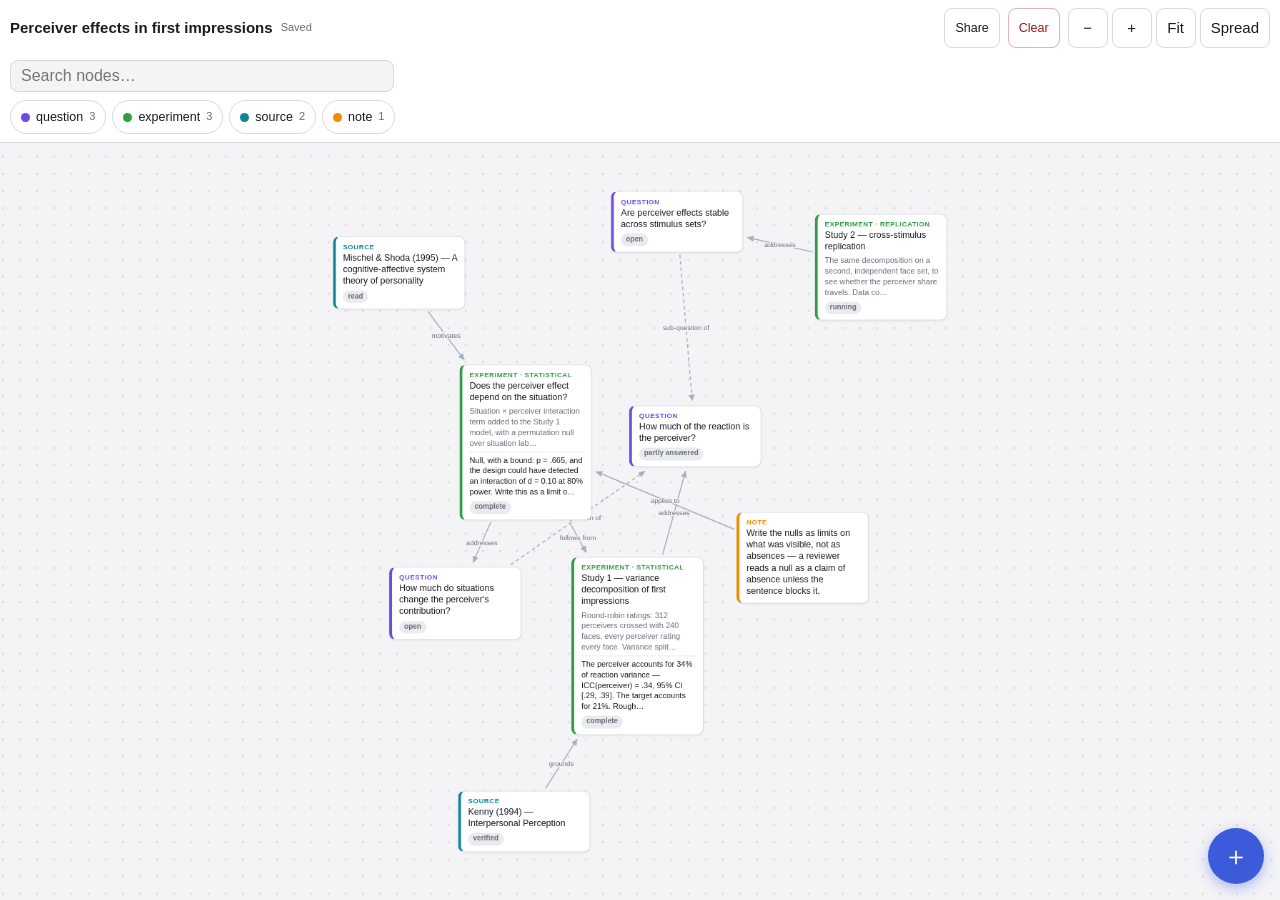
<file: index.html>
<!DOCTYPE html>
<html lang="en">
<head>
<meta charset="utf-8">
<meta name="viewport" content="width=device-width, initial-scale=1, viewport-fit=cover">
<meta name="theme-color" content="#f4f4f6">
<title>Research graph</title>
<link rel="stylesheet" href="css/app.css">
</head>
<body>
<header id="toolbar">
  <div class="bar">
    <h1 id="graph-title">Research graph</h1>
    <span id="save-indicator" aria-live="polite"></span>
    <span class="spacer"></span>
    <button id="share-btn" type="button" class="bar-btn">Share</button>
    <button id="clear-btn" type="button" class="bar-btn danger-btn">Clear</button>
    <div class="view-controls" role="group" aria-label="View controls">
      <button id="zoom-out" type="button" aria-label="Zoom out">−</button>
      <button id="zoom-in" type="button" aria-label="Zoom in">+</button>
      <button id="fit" type="button">Fit</button>
      <button id="relayout" type="button" title="Recompute the layout from scratch">Spread</button>
    </div>
  </div>
  <div class="bar">
    <input id="search" type="search" placeholder="Search nodes…" aria-label="Search nodes" autocomplete="off">
  </div>
  <div id="type-filters" role="group" aria-label="Filter by node type"></div>
</header>
<main id="canvas" aria-label="Graph canvas">
  <div id="viewport">
    <svg id="edge-layer" width="2" height="2" aria-hidden="true">
      <defs>
        <marker id="arrow" viewBox="0 0 10 10" refX="8.5" refY="5"
                markerWidth="7" markerHeight="7" orient="auto-start-reverse">
          <path d="M 0 1 L 9 5 L 0 9 z"></path>
        </marker>
      </defs>
      <g id="edge-lines"></g>
      <g id="edge-labels"></g>
    </svg>
    <div id="node-layer"></div>
  </div>
  <div id="empty-state" hidden>
    <div>
      <p id="empty-message"></p>
      <button id="undo-clear" type="button" class="ghost-btn" hidden>Undo — restore the cleared map</button>
    </div>
  </div>
  <button id="add-node-btn" type="button" aria-label="Add node">＋</button>
  <aside id="detail" class="sheet" hidden aria-label="Node details">
    <div class="sheet-handle" aria-hidden="true"></div>
    <header class="detail-head">
      <span id="detail-type" class="type-tag"></span>
      <span id="detail-status" class="status" hidden></span>
      <button id="detail-close" type="button" class="close-x" aria-label="Close details">×</button>
    </header>
    <h2 id="detail-label"></h2>
    <div class="panel-actions">
      <button id="detail-add-edge" type="button">＋ Link</button>
      <button id="detail-edit" type="button">Edit</button>
      <button id="detail-delete" type="button" class="danger">Delete</button>
    </div>
    <div id="detail-body"></div>
    <dl id="detail-fields"></dl>
    <section id="detail-outgoing" hidden>
      <h3>Outgoing</h3>
      <div class="rel-list"></div>
    </section>
    <section id="detail-incoming" hidden>
      <h3>Incoming</h3>
      <div class="rel-list"></div>
    </section>
    <p id="detail-id" class="detail-id"></p>
  </aside>
</main>

<dialog id="node-dialog" class="dialog-full">
  <form id="node-form">
    <h2 id="node-dialog-title">Add node</h2>
    <label class="field">Type
      <select id="node-type"></select>
    </label>
    <p id="node-type-hint" class="hint-plain"></p>
    <label class="field">Label
      <textarea id="node-label" rows="3" required></textarea>
    </label>
    <label class="field" id="node-parent-wrap" hidden>Parent question
      <select id="node-parent"></select>
    </label>
    <fieldset class="fields-editor" id="experiment-fields" hidden>
      <legend>The experiment</legend>
      <label class="field">Nature
        <input id="node-nature" type="text" list="nature-options"
               placeholder="statistical, computational, qualitative…">
      </label>
      <datalist id="nature-options">
        <option value="statistical"></option>
        <option value="computational"></option>
        <option value="simulation"></option>
        <option value="qualitative"></option>
        <option value="theoretical"></option>
        <option value="literature"></option>
        <option value="replication"></option>
      </datalist>
      <label class="field">What the experiment was
        <textarea id="node-description" rows="4"
                  placeholder="Design, data, procedure…"></textarea>
      </label>
      <label class="field">Result
        <textarea id="node-result" rows="4"
                  placeholder="What came out of it — including nulls."></textarea>
      </label>
    </fieldset>
    <label class="field">Status
      <input id="node-status" type="text" list="status-options" placeholder="(optional)">
    </label>
    <datalist id="status-options"></datalist>
    <fieldset class="fields-editor">
      <legend>Extra fields</legend>
      <div id="field-rows"></div>
      <button type="button" id="add-field-row">＋ Add field</button>
    </fieldset>
    <p id="node-id-preview" class="hint"></p>
    <p id="node-error" class="form-error" hidden></p>
    <div class="dialog-actions">
      <button type="button" data-close>Cancel</button>
      <button type="submit" class="primary">Save</button>
    </div>
  </form>
</dialog>

<dialog id="edge-dialog">
  <form id="edge-form">
    <h2>Add link</h2>
    <p id="edge-source" class="hint"></p>
    <label class="field">Direction
      <select id="edge-direction">
        <option value="out">this node → other</option>
        <option value="in">other → this node</option>
      </select>
    </label>
    <label class="field">Other node
      <select id="edge-other"></select>
    </label>
    <label class="field">Label (optional)
      <input id="edge-relation" type="text" list="relation-options" placeholder="addresses, supports…">
    </label>
    <datalist id="relation-options">
      <option value="addresses"></option>
      <option value="answers"></option>
      <option value="supports"></option>
      <option value="contradicts"></option>
      <option value="uses"></option>
      <option value="follows from"></option>
      <option value="motivates"></option>
      <option value="relates to"></option>
    </datalist>
    <p id="edge-error" class="form-error" hidden></p>
    <div class="dialog-actions">
      <button type="button" data-close>Cancel</button>
      <button type="submit" class="primary">Add</button>
    </div>
  </form>
</dialog>

<dialog id="confirm-dialog">
  <h2 id="confirm-title"></h2>
  <div id="confirm-body"></div>
  <div class="dialog-actions">
    <button type="button" data-close>Cancel</button>
    <button type="button" id="confirm-ok" class="primary danger">Delete</button>
  </div>
</dialog>

<dialog id="clear-dialog">
  <h2>Clear the map</h2>
  <p id="clear-body"></p>
  <p class="note-text">A copy is kept, so this can be undone — but if the map matters,
  download it from Share first.</p>
  <div class="dialog-actions">
    <button type="button" data-close>Cancel</button>
    <button type="button" id="clear-ok" class="primary danger">Clear everything</button>
  </div>
</dialog>

<dialog id="share-dialog">
  <h2>Share &amp; data</h2>
  <div class="share-actions">
    <button type="button" id="export-json">Download graph JSON</button>
    <button type="button" id="export-canvas">Download JSON Canvas (.canvas)</button>
    <button type="button" id="export-html">Download self-contained HTML</button>
    <button type="button" id="import-btn">Import JSON, .canvas or exported HTML…</button>
    <button type="button" id="import-sources-btn">Import sources (CSL-JSON / BibTeX)…</button>
    <button type="button" id="json-btn">Edit raw JSON</button>
  </div>
  <p id="share-info" class="hint" hidden></p>
  <p id="share-error" class="form-error" hidden></p>
  <div class="dialog-actions">
    <button type="button" data-close>Close</button>
  </div>
</dialog>
<input type="file" id="import-input" accept=".json,.canvas,.html,application/json,text/html" hidden>

<dialog id="sources-dialog" class="dialog-full">
  <form id="sources-form">
    <h2>Import sources</h2>
    <label class="field">Paste CSL-JSON or BibTeX
      <textarea id="sources-text" class="code-input" spellcheck="false" autocapitalize="off"
                autocomplete="off" placeholder='[ { "type": "book", … } ]   or   @article{kenny1994, …}'></textarea>
    </label>
    <button type="button" id="sources-file-btn" class="ghost-btn">…or choose a .json / .bib file</button>
    <fieldset class="fields-editor">
      <legend>Zotero Web API</legend>
      <label class="field">API key
        <input id="zotero-key" type="text" autocomplete="off"
               placeholder="only needed for private libraries">
      </label>
      <div class="zotero-row">
        <label class="field">Library
          <select id="zotero-type">
            <option value="user">user</option>
            <option value="group">group</option>
          </select>
        </label>
        <label class="field">Library ID
          <input id="zotero-id" type="text" inputmode="numeric" placeholder="e.g. 475425">
        </label>
      </div>
      <button type="button" id="zotero-pull" class="ghost-btn">Pull items from Zotero</button>
      <p class="note-text">The key and ID stay in this browser's storage only.</p>
    </fieldset>
    <p id="sources-result" class="note-text" hidden></p>
    <p id="sources-error" class="form-error" hidden></p>
    <div class="dialog-actions">
      <button type="button" data-close>Close</button>
      <button type="submit" class="primary">Import</button>
    </div>
  </form>
</dialog>
<input type="file" id="sources-file-input" accept=".json,.csljson,.bib,.txt,application/json" hidden>

<dialog id="json-dialog" class="dialog-full">
  <form id="json-form">
    <h2>Graph JSON</h2>
    <textarea id="json-text" class="code-input" spellcheck="false" autocapitalize="off"
              autocomplete="off" aria-label="Graph JSON"></textarea>
    <p id="json-error" class="form-error" hidden></p>
    <div class="dialog-actions">
      <button type="button" data-close>Cancel</button>
      <button type="submit" class="primary">Apply</button>
    </div>
  </form>
</dialog>

<script type="module" src="js/app.js"></script>
</body>
</html>
</file>
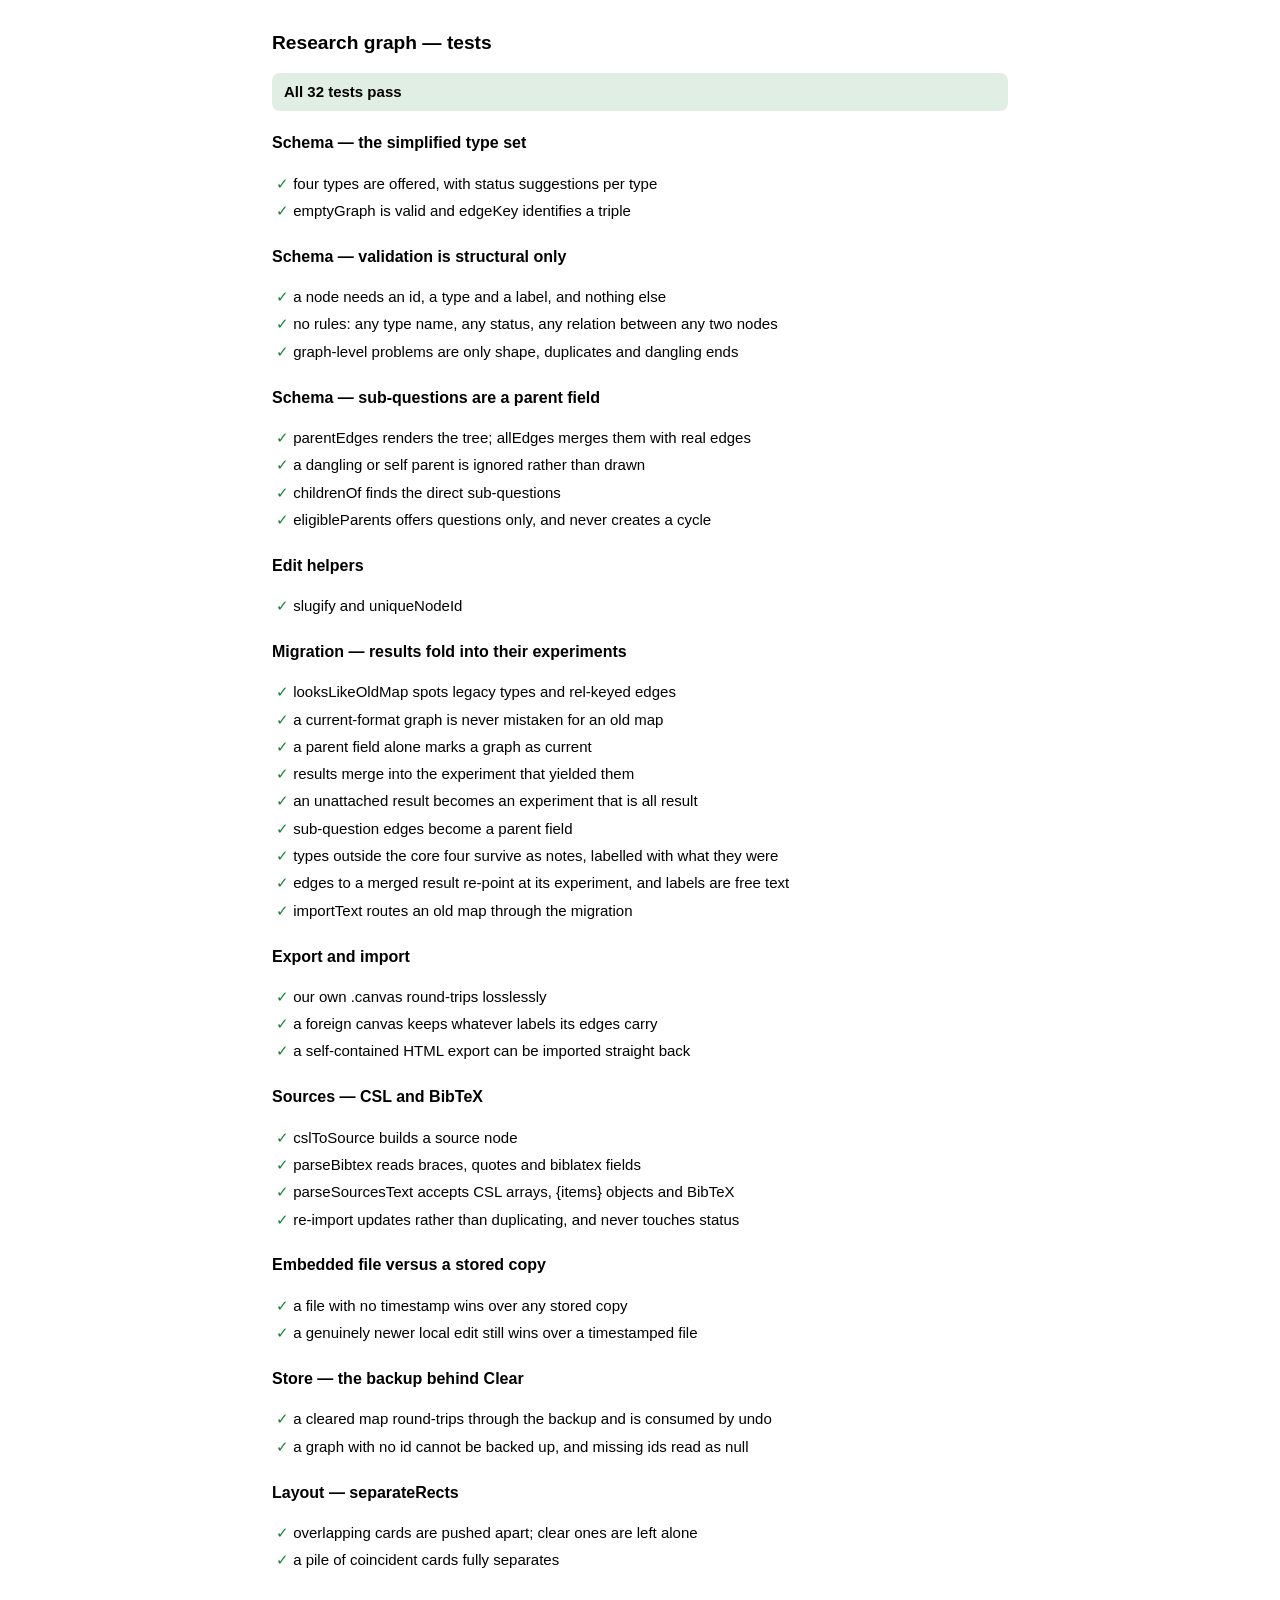
<file: tests.html>
<!DOCTYPE html>
<html lang="en">
<head>
<meta charset="utf-8">
<meta name="viewport" content="width=device-width, initial-scale=1">
<title>Research graph — tests</title>
<style>
  :root { color-scheme: light dark; }
  body {
    font: 15px/1.5 -apple-system, BlinkMacSystemFont, "Segoe UI", sans-serif;
    max-width: 46rem; margin: 0 auto; padding: 1rem;
  }
  h1 { font-size: 1.2rem; }
  #summary { font-weight: 600; padding: .5rem .75rem; border-radius: .5rem; }
  #summary.pass { background: #1a7f3722; }
  #summary.fail { background: #cf222e22; }
  ul { list-style: none; padding: 0; }
  li { padding: .15rem .25rem; border-radius: .25rem; }
  li.pass::before { content: "✓ "; color: #1a7f37; }
  li.fail::before { content: "✗ "; color: #cf222e; }
  li.fail { background: #cf222e18; }
  li.fail pre { margin: .25rem 0 .25rem 1.2rem; white-space: pre-wrap; font-size: .85em; }
  h2 { font-size: 1rem; margin: 1.25rem 0 .25rem; }
</style>
</head>
<body>
<h1>Research graph — tests</h1>
<p id="summary">Running…</p>
<div id="results"></div>
<script type="module">
import {
  SCHEMA_VERSION, NODE_TYPES, STATUSES, statusesFor, isNodeType, emptyGraph, edgeKey,
  parentEdges, allEdges, childrenOf, validateNode, validateEdge, validateGraph,
} from './js/schema.js';
import { ID_PREFIXES, slugify, uniqueNodeId, eligibleParents } from './js/forms.js';
import { looksLikeOldMap, migrateOldMap } from './js/migrate.js';
import {
  toCanvas, fromCanvas, looksLikeCanvas, extractGraphFromHtml, importText,
} from './js/exporter.js';
import {
  extractZoteroKey, cslToSource, parseBibtex, parseSourcesText, planSourceImport, applySourcePatch,
} from './js/sources.js';
import { separateRects } from './js/layout.js';
import { saveBackup, loadBackup, clearBackup } from './js/store.js';

// ---- harness -------------------------------------------------------------

const results = [];
let section = '';
const describe = (name) => { section = name; };
function test(name, fn) {
  try {
    fn();
    results.push({ section, name, ok: true });
  } catch (error) {
    results.push({ section, name, ok: false, error });
  }
}
function assert(cond, message) {
  if (!cond) throw new Error(message ?? 'assertion failed');
}
function assertEqual(actual, expected, message) {
  if (actual !== expected) {
    throw new Error(`${message ?? 'not equal'}\n  expected: ${JSON.stringify(expected)}\n  actual:   ${JSON.stringify(actual)}`);
  }
}
function assertDeepEqual(actual, expected, message) {
  const a = JSON.stringify(actual);
  const b = JSON.stringify(expected);
  if (a !== b) {
    throw new Error(`${message ?? 'not deep-equal'}\n  expected: ${b}\n  actual:   ${a}`);
  }
}

const n = (id, type, extra) => ({ id, type, label: `label of ${id}`, ...extra });
const e = (from, relation, to) => ({ from, relation, to });
const g = (nodes, edges = []) => ({ version: 2, nodes, edges });

// ---- schema --------------------------------------------------------------

describe('Schema — the simplified type set');

test('four types are offered, with status suggestions per type', () => {
  assertDeepEqual(NODE_TYPES, ['question', 'experiment', 'source', 'note']);
  assert(isNodeType('experiment'));
  assert(!isNodeType('finding'), 'findings are folded into experiments now');
  assertDeepEqual(statusesFor('experiment'), ['planned', 'running', 'complete', 'abandoned']);
  assertDeepEqual(statusesFor('note'), []);
  assertDeepEqual(statusesFor('anything-else'), [], 'unknown types simply have no suggestions');
  assertEqual(SCHEMA_VERSION, 2);
});

test('emptyGraph is valid and edgeKey identifies a triple', () => {
  assertDeepEqual(validateGraph(emptyGraph()), []);
  assertEqual(edgeKey(e('a', 'uses', 'b')), edgeKey({ from: 'a', relation: 'uses', to: 'b' }));
  assert(edgeKey(e('a', 'uses', 'b')) !== edgeKey(e('a', 'needs', 'b')));
});

describe('Schema — validation is structural only');

test('a node needs an id, a type and a label, and nothing else', () => {
  assertDeepEqual(validateNode(n('q1', 'question')), []);
  assertDeepEqual(validateNode({
    id: 'ex1', type: 'experiment', label: 'A study', nature: 'statistical',
    description: 'what was done', result: 'what came out', status: 'anything at all',
  }), []);
  assert(validateNode({ type: 'question', label: 'x' }).some((m) => m.includes('"id"')));
  assert(validateNode({ id: 'a', label: 'x' }).some((m) => m.includes('"type"')));
  assert(validateNode({ id: 'a', type: 'question' }).some((m) => m.includes('"label"')));
});

test('no rules: any type name, any status, any relation between any two nodes', () => {
  const graph = g(
    [n('a', 'wildcard-type'), n('b', 'question', { status: 'marinating' })],
    [e('a', 'has a completely made up relation with', 'b')],
  );
  assertDeepEqual(validateGraph(graph), []);
});

test('graph-level problems are only shape, duplicates and dangling ends', () => {
  assert(validateGraph(null).length === 1);
  assert(validateGraph({ nodes: {}, edges: [] }).some((m) => m.includes('"nodes"')));
  assert(validateGraph(g([n('a', 'note'), n('a', 'note')])).some((m) => m.includes('duplicate')));
  assert(validateGraph(g([n('a', 'note')], [e('a', 'x', 'ghost')]))
    .some((m) => m.includes('missing node "ghost"')));
});

describe('Schema — sub-questions are a parent field');

const tree = g([
  n('root', 'question'),
  n('kid', 'question', { parent: 'root' }),
  n('grandkid', 'question', { parent: 'kid' }),
  n('ex1', 'experiment'),
], [e('ex1', 'addresses', 'kid')]);

test('parentEdges renders the tree; allEdges merges them with real edges', () => {
  assertDeepEqual(parentEdges(tree).map((x) => [x.from, x.to]), [['kid', 'root'], ['grandkid', 'kid']]);
  assert(parentEdges(tree).every((x) => x.derived === true), 'derived edges are marked');
  assertEqual(allEdges(tree).length, 3, 'one real edge plus two parent links');
});

test('a dangling or self parent is ignored rather than drawn', () => {
  const odd = g([n('a', 'question', { parent: 'nobody' }), n('b', 'question', { parent: 'b' })]);
  assertDeepEqual(parentEdges(odd), []);
});

test('childrenOf finds the direct sub-questions', () => {
  assertDeepEqual(childrenOf(tree, 'root').map((x) => x.id), ['kid']);
  assertDeepEqual(childrenOf(tree, 'grandkid'), []);
});

test('eligibleParents offers questions only, and never creates a cycle', () => {
  assertDeepEqual(eligibleParents(tree, 'kid').map((x) => x.id), ['root'],
    'grandkid is a descendant, so it cannot become the parent of kid');
  assertDeepEqual(eligibleParents(tree, 'root').map((x) => x.id), [],
    'everything else descends from root');
  assertDeepEqual(eligibleParents(tree, null).map((x) => x.id), ['root', 'kid', 'grandkid']);
});

// ---- edit helpers --------------------------------------------------------

describe('Edit helpers');

test('slugify and uniqueNodeId', () => {
  assertEqual(slugify('How much of the reaction is the perceiver?'), 'how-much-of-the');
  assertEqual(slugify('???'), 'node');
  assertEqual(uniqueNodeId('question', 'Open question', new Set()), 'q-open-question');
  assertEqual(uniqueNodeId('experiment', 'Study one', new Set(['ex-study-one'])), 'ex-study-one-2');
  assertDeepEqual(Object.keys(ID_PREFIXES).sort(), [...NODE_TYPES].sort());
});

// ---- migration: the merge --------------------------------------------------

describe('Migration — results fold into their experiments');

const oldMap = {
  meta: { title: 'Old map' },
  nodes: [
    { id: 'rq0', type: 'rq', label: 'Root question', detail: 'The big one.' },
    { id: 'rq1', type: 'rq', label: 'Sub question', status: 'answered' },
    { id: 'ex1', type: 'experiment', label: 'The study', status: 'complete',
      detail: 'Design and procedure.' },
    { id: 'r1', type: 'result', label: 'The headline result', fields: { p: '.01' } },
    { id: 'r2', type: 'result', label: 'The second result' },
    { id: 'r_loose', type: 'finding', label: 'A result with no study' },
    { id: 'p1', type: 'paper', label: 'A paper', status: 'to-read' },
    { id: 'cl1', type: 'claim', label: 'A claim', detail: 'What it means.' },
    { id: 'g1', type: 'gap', label: 'The gap' },
  ],
  edges: [
    { from: 'rq1', to: 'rq0', rel: 'sub-question' },
    { from: 'ex1', to: 'rq1', rel: 'tests' },
    { from: 'r1', to: 'ex1', rel: 'yields' },
    { from: 'r2', to: 'ex1', rel: 'yields' },
    { from: 'r1', to: 'cl1', rel: 'evidence' },
    { from: 'p1', to: 'g1', rel: 'names gap' },
  ],
};

test('looksLikeOldMap spots legacy types and rel-keyed edges', () => {
  assert(looksLikeOldMap(oldMap));
  assert(!looksLikeOldMap(g([n('q1', 'question')], [e('q1', 'x', 'q1')])));
});

test('a current-format graph is never mistaken for an old map', () => {
  // `experiment` is a current type; a graph full of them must not be migrated,
  // because the migration would strip nature / description / result.
  const current = g([
    n('ex1', 'experiment', { nature: 'statistical', description: 'what was done', result: 'what came out' }),
    n('q1', 'question'),
  ], [e('ex1', 'addresses', 'q1')]);
  assert(!looksLikeOldMap(current), 'version 2 alone settles it');
  const noVersion = { nodes: current.nodes, edges: current.edges };
  assert(!looksLikeOldMap(noVersion), 'and so do the fields the current schema introduced');
  const result = importText(JSON.stringify(current));
  assert(result.ok, result.message);
  const ex1 = result.graph.nodes.find((x) => x.id === 'ex1');
  assertEqual(ex1.nature, 'statistical', 'nature survives the import');
  assertEqual(ex1.result, 'what came out', 'the result survives the import');
  assert(!result.message.includes('Simplified'), 'and it is not reported as a migration');
});

test('a parent field alone marks a graph as current', () => {
  const current = { nodes: [n('q1', 'question'), n('q2', 'question', { parent: 'q1' })], edges: [] };
  assert(!looksLikeOldMap(current));
});

test('results merge into the experiment that yielded them', () => {
  const { graph, report } = migrateOldMap(oldMap);
  const byId = new Map(graph.nodes.map((x) => [x.id, x]));
  assert(!byId.has('r1') && !byId.has('r2'), 'merged results are no longer nodes');
  assertEqual(report.merged, 2);
  const ex = byId.get('ex1');
  assertEqual(ex.type, 'experiment');
  assertEqual(ex.description, 'Design and procedure.');
  assert(ex.result.includes('The headline result'), 'first result folded in');
  assert(ex.result.includes('The second result'), 'second result folded in');
  assert(ex.result.includes('p: .01'), 'the result carries its numbers');
  assertDeepEqual(validateGraph(graph), []);
});

test('an unattached result becomes an experiment that is all result', () => {
  const { graph } = migrateOldMap(oldMap);
  const loose = graph.nodes.find((x) => x.id === 'r_loose');
  assertEqual(loose.type, 'experiment');
  assert(loose.result.includes('A result with no study'));
});

test('sub-question edges become a parent field', () => {
  const { graph } = migrateOldMap(oldMap);
  const kid = graph.nodes.find((x) => x.id === 'rq1');
  assertEqual(kid.type, 'question');
  assertEqual(kid.parent, 'rq0');
  assert(!graph.edges.some((x) => x.from === 'rq1' && x.to === 'rq0'),
    'the edge is gone — the field replaces it');
});

test('types outside the core four survive as notes, labelled with what they were', () => {
  const { graph, report } = migrateOldMap(oldMap);
  const claim = graph.nodes.find((x) => x.id === 'cl1');
  assertEqual(claim.type, 'note');
  assertEqual(claim.fields.Kind, 'claim');
  assert(claim.fields.Detail.includes('What it means.'), 'nothing is lost, only re-typed');
  assertEqual(report.becameNotes, 2, 'the claim and the gap');
  assertEqual(graph.nodes.find((x) => x.id === 'p1').type, 'source');
});

test('edges to a merged result re-point at its experiment, and labels are free text', () => {
  const { graph } = migrateOldMap(oldMap);
  assert(graph.edges.some((x) => x.from === 'ex1' && x.relation === 'evidence' && x.to === 'cl1'),
    'r1 —evidence→ cl1 became ex1 —evidence→ cl1');
  assert(graph.edges.some((x) => x.relation === 'names gap'), 'free-text labels survive');
  assert(!graph.edges.some((x) => x.from === x.to), 'edges internal to a merge are dropped');
});

test('importText routes an old map through the migration', () => {
  const result = importText(JSON.stringify(oldMap));
  assert(result.ok, result.message);
  assert(result.message.includes('Simplified an older map'));
  assertDeepEqual(validateGraph(result.graph), []);
});

// ---- export / import -------------------------------------------------------

describe('Export and import');

const canvasGraph = {
  version: 2,
  meta: { id: 'demo', title: 'Demo' },
  nodes: [
    { id: 'ex1', type: 'experiment', label: 'A study', nature: 'statistical',
      result: 'p < .01', x: 100, y: 50 },
    { id: 'q1', type: 'question', label: 'A question', x: 300, y: 50 },
  ],
  edges: [{ from: 'ex1', relation: 'addresses', to: 'q1' }],
};

test('our own .canvas round-trips losslessly', () => {
  const { graph } = fromCanvas(toCanvas(canvasGraph));
  assertDeepEqual(graph.nodes, canvasGraph.nodes);
  assertDeepEqual(graph.edges, canvasGraph.edges);
  assert(looksLikeCanvas(toCanvas(canvasGraph)));
  assert(!looksLikeCanvas(canvasGraph));
});

test('a foreign canvas keeps whatever labels its edges carry', () => {
  const foreign = {
    nodes: [
      { id: 'a', type: 'text', text: 'An idea\nwith detail', x: 0, y: 0, width: 200, height: 60 },
      { id: 'b', type: 'text', text: 'Another', x: 300, y: 0, width: 200, height: 60 },
    ],
    edges: [{ id: 'e1', fromNode: 'a', toNode: 'b', label: 'whatever I like' }],
  };
  const { graph } = fromCanvas(foreign);
  assertDeepEqual(graph.nodes.map((x) => x.type), ['note', 'note']);
  assertDeepEqual(graph.edges, [{ from: 'a', relation: 'whatever I like', to: 'b' }]);
});

test('a self-contained HTML export can be imported straight back', () => {
  const html = [
    '<!DOCTYPE html><html><body>',
    `<script type="application/json" id="embedded-graph">${JSON.stringify(canvasGraph).replace(/</g, '\\u003c')}\u003c/script>`,
    '</body></html>',
  ].join('\n');
  assertDeepEqual(JSON.parse(extractGraphFromHtml(html)), canvasGraph);
  const result = importText(html);
  assert(result.ok, result.message);
  assert(result.message.includes('extracted from the HTML file'));
});

// ---- sources ---------------------------------------------------------------

describe('Sources — CSL and BibTeX');

test('cslToSource builds a source node', () => {
  const node = cslToSource({
    id: '392648/7VLLCTW7', 'citation-key': 'kenny1994', type: 'book',
    title: 'Interpersonal perception', author: [{ family: 'Kenny', given: 'David A.' }],
    issued: { 'date-parts': [[1994]] }, 'container-title': 'Guilford Press', DOI: '10.1000/x',
  });
  assertEqual(node.id, 'kenny1994');
  assertEqual(node.label, 'Kenny (1994) — Interpersonal perception');
  assertEqual(node.meta.zoteroKey, '7VLLCTW7');
  assertEqual(extractZoteroKey('kenny1994'), undefined);
  assertDeepEqual(validateNode(node), []);
});

test('parseBibtex reads braces, quotes and biblatex fields', () => {
  const items = parseBibtex(`
    @article{kenny1994,
      author = {Kenny, David A. and Cook, William},
      title = {Interpersonal {Perception}},
      journal = "Psychological Review", year = 1994, pages = {246--268}
    }`);
  assertEqual(items.length, 1);
  assertEqual(items[0].title, 'Interpersonal Perception');
  assertEqual(items[0].page, '246–268');
  assertDeepEqual(items[0].author, [
    { family: 'Kenny', given: 'David A.' }, { family: 'Cook', given: 'William' },
  ]);
});

test('parseSourcesText accepts CSL arrays, {items} objects and BibTeX', () => {
  assertEqual(parseSourcesText('[{"id":"a","title":"T"}]').items.length, 1);
  assertEqual(parseSourcesText('{"items":[{"id":"a","title":"T"}]}').items.length, 1);
  assertEqual(parseSourcesText('@misc{x, title={T}}').items.length, 1);
  let threw = false;
  try { parseSourcesText('hello'); } catch { threw = true; }
  assert(threw);
});

test('re-import updates rather than duplicating, and never touches status', () => {
  const graph = g([n('src-a', 'source', { status: 'verified', meta: { zoteroKey: 'AAAA1111' } })]);
  const plan = planSourceImport(graph, [
    { id: '99/AAAA1111', title: 'A new title', author: [{ family: 'A' }] },
    { id: 'brand-new', title: 'D', author: [{ family: 'D' }] },
  ]);
  assertDeepEqual(plan.updates.map((u) => u.id), ['src-a']);
  assertDeepEqual(plan.creates.map((c) => c.id), ['brand-new']);
  assertEqual(plan.creates[0].status, 'to read');
  const node = graph.nodes[0];
  applySourcePatch(node, plan.updates[0].patch);
  assertEqual(node.status, 'verified', 'status survives a re-import');
});

// ---- embedded vs stored precedence ----------------------------------------

describe('Embedded file versus a stored copy');

// The rule the loader applies when a self-contained file is opened and the
// browser already holds a graph with the same id.
function storedWins(embedded, stored) {
  return Boolean(stored)
    && validateGraph(stored).length === 0
    && Boolean(embedded.meta?.modified)
    && (stored.meta?.modified ?? '') > embedded.meta.modified;
}

test('a file with no timestamp wins over any stored copy', () => {
  // Otherwise a stale copy of an earlier version of the same file hides the
  // file's own contents — which is exactly how a gutted graph kept showing.
  const embedded = { meta: { id: 'g' }, nodes: [n('ex1', 'experiment', { result: 'the numbers' })], edges: [] };
  const stored = { meta: { id: 'g', modified: '2026-08-22T09:15:38.775Z' },
                   nodes: [n('ex1', 'experiment')], edges: [] };
  assert(!storedWins(embedded, stored), 'the opened file wins');
});

test('a genuinely newer local edit still wins over a timestamped file', () => {
  const embedded = { meta: { id: 'g', modified: '2026-08-01T00:00:00.000Z' }, nodes: [], edges: [] };
  const newer = { meta: { id: 'g', modified: '2026-08-02T00:00:00.000Z' }, nodes: [], edges: [] };
  const older = { meta: { id: 'g', modified: '2026-07-01T00:00:00.000Z' }, nodes: [], edges: [] };
  assert(storedWins(embedded, newer), 'later edits are not discarded');
  assert(!storedWins(embedded, older), 'an older copy never wins');
  assert(!storedWins(embedded, null), 'nothing stored, nothing to prefer');
});

// ---- the clear safety net --------------------------------------------------

describe('Store — the backup behind Clear');

test('a cleared map round-trips through the backup and is consumed by undo', () => {
  const graph = {
    version: 2,
    meta: { id: 'test-backup-graph', title: 'Doomed' },
    nodes: [n('q1', 'question'), n('ex1', 'experiment', { result: 'it worked' })],
    edges: [e('ex1', 'addresses', 'q1')],
  };
  try {
    assertEqual(loadBackup('test-backup-graph'), null, 'nothing there to begin with');
    assert(saveBackup(graph).ok);
    const restored = loadBackup('test-backup-graph');
    assertDeepEqual(restored, graph, 'the whole graph comes back, results and all');
    clearBackup('test-backup-graph');
    assertEqual(loadBackup('test-backup-graph'), null, 'undo consumes the backup');
  } finally {
    clearBackup('test-backup-graph');
  }
});

test('a graph with no id cannot be backed up, and missing ids read as null', () => {
  assertEqual(saveBackup({ meta: {}, nodes: [], edges: [] }).ok, false);
  assertEqual(loadBackup(undefined), null);
});

// ---- layout ----------------------------------------------------------------

describe('Layout — separateRects');

test('overlapping cards are pushed apart; clear ones are left alone', () => {
  const sizes = new Map([['a', { w: 100, h: 40 }], ['b', { w: 100, h: 40 }]]);
  const crowded = new Map([['a', { x: 0, y: 0 }], ['b', { x: 30, y: 5 }]]);
  assert(separateRects(crowded, sizes) === true);
  const a = crowded.get('a'); const b = crowded.get('b');
  assert(Math.abs(a.x - b.x) >= 100 || Math.abs(a.y - b.y) >= 40, 'no longer overlapping');

  const clear = new Map([['a', { x: 0, y: 0 }], ['b', { x: 500, y: 0 }]]);
  assert(separateRects(clear, sizes) === false);
});

test('a pile of coincident cards fully separates', () => {
  const sizes = new Map();
  const positions = new Map();
  for (let i = 0; i < 12; i++) {
    sizes.set(`n${i}`, { w: 180, h: 60 });
    positions.set(`n${i}`, { x: 0, y: 0 });
  }
  separateRects(positions, sizes);
  const ids = [...positions.keys()];
  let overlaps = 0;
  for (let i = 0; i < ids.length; i++) {
    for (let j = i + 1; j < ids.length; j++) {
      const p = positions.get(ids[i]); const q = positions.get(ids[j]);
      if (Math.abs(p.x - q.x) < 180 && Math.abs(p.y - q.y) < 60) overlaps += 1;
    }
  }
  assertEqual(overlaps, 0);
});

// ---- render --------------------------------------------------------------

const container = document.getElementById('results');
let currentSection = null;
let list = null;
for (const r of results) {
  if (r.section !== currentSection) {
    currentSection = r.section;
    const h = document.createElement('h2');
    h.textContent = r.section;
    container.append(h);
    list = document.createElement('ul');
    container.append(list);
  }
  const li = document.createElement('li');
  li.className = r.ok ? 'pass' : 'fail';
  li.textContent = r.name;
  if (!r.ok) {
    const pre = document.createElement('pre');
    pre.textContent = String(r.error?.stack ?? r.error);
    li.append(pre);
  }
  list.append(li);
}
const failed = results.filter((r) => !r.ok).length;
const summary = document.getElementById('summary');
summary.textContent = failed === 0
  ? `All ${results.length} tests pass`
  : `${failed} of ${results.length} tests FAILED`;
summary.className = failed === 0 ? 'pass' : 'fail';
document.title = `${failed === 0 ? '✓' : '✗'} Research graph — tests`;
</script>
</body>
</html>
</file>
<file: css/app.css>
/* Mobile-first. Base styles are the narrow layout; ≥820px adds the desktop
   side panel. No external fonts, no CDNs — system stack only. */

:root {
  color-scheme: light;
  --bg: #f4f4f6;
  --surface: #ffffff;
  --ink: #1b1c20;
  --muted: #6b6f7b;
  --line: #d9dbe1;
  --accent: #3b5bdb;
  --edge: #a9adba;

  /* four core types; the legacy names below keep older graphs readable */
  --c-question: #7048e8;
  --c-experiment: #2f9e44;
  --c-gap: #9c36b5;
  --c-construct: #1971c2;
  --c-source: #0c8599;
  --c-study: #2f9e44;
  --c-method: #66a80f;
  --c-material: #099268;
  --c-finding: #e8590c;
  --c-claim: #e03131;
  --c-note: #f08c00;
  --c-task: #846358;
}

* { box-sizing: border-box; }

html, body {
  margin: 0;
  height: 100%;
}

body {
  display: flex;
  flex-direction: column;
  height: 100dvh;
  overflow: hidden;
  background: var(--bg);
  color: var(--ink);
  font: 15px/1.45 -apple-system, BlinkMacSystemFont, "Segoe UI", Roboto, sans-serif;
}

:focus-visible {
  outline: 2px solid var(--accent);
  outline-offset: 2px;
}

button {
  font: inherit;
  color: inherit;
  -webkit-tap-highlight-color: transparent;
}

/* ---- toolbar ----------------------------------------------------------- */

#toolbar {
  background: var(--surface);
  border-bottom: 1px solid var(--line);
  padding-top: env(safe-area-inset-top);
  flex: none;
}

.bar {
  display: flex;
  align-items: center;
  gap: 8px;
  padding: 8px 10px 4px;
}

/* On a phone the controls do not fit beside the title, so the spacer becomes
   a full-width line break: title and save state on top, buttons below. */
@media (max-width: 620px) {
  .bar { flex-wrap: wrap; }
  .bar .spacer { flex-basis: 100%; height: 0; }
  #graph-title { max-width: 60vw; }
}

#graph-title {
  font-size: 14px;
  font-weight: 650;
  margin: 0;
  max-width: 42vw;
  overflow: hidden;
  text-overflow: ellipsis;
  white-space: nowrap;
}

.spacer { flex: 1; }

#save-indicator {
  font-size: 11px;
  color: var(--muted);
  white-space: nowrap;
}
#save-indicator.err {
  color: #8f1d1d;
  font-weight: 700;
}

.bar-btn {
  min-height: 40px;
  padding: 0 10px;
  border: 1px solid var(--line);
  border-radius: 8px;
  background: var(--surface);
  font-size: 12.5px;
  cursor: pointer;
  white-space: nowrap;
}

.bar-btn.danger-btn {
  color: #8f1d1d;
  border-color: #e0b4b4;
}

#search {
  flex: 1;
  min-width: 0;
  font-size: 16px; /* below 16px iOS zooms the page on focus */
  padding: 6px 10px;
  border: 1px solid var(--line);
  border-radius: 8px;
  background: var(--bg);
}

.view-controls {
  display: flex;
  gap: 4px;
}

.view-controls button {
  min-width: 40px;
  min-height: 40px;
  padding: 0 10px;
  border: 1px solid var(--line);
  border-radius: 8px;
  background: var(--surface);
  font-size: 15px;
  cursor: pointer;
}

.view-controls button:active { background: var(--bg); }

/* ---- type filter chips ------------------------------------------------- */

#type-filters {
  display: flex;
  gap: 6px;
  padding: 4px 10px 8px;
  overflow-x: auto;
  scrollbar-width: none;
}
#type-filters::-webkit-scrollbar { display: none; }

.chip {
  flex: none;
  display: inline-flex;
  align-items: center;
  gap: 6px;
  min-height: 34px;
  padding: 2px 10px;
  border: 1px solid var(--line);
  border-radius: 999px;
  background: var(--surface);
  font-size: 12.5px;
  cursor: pointer;
  white-space: nowrap;
}

.chip .dot {
  width: 9px;
  height: 9px;
  border-radius: 50%;
  background: var(--type-color, var(--muted));
}

.chip .count {
  color: var(--muted);
  font-size: 11px;
}

.chip[aria-pressed="false"] {
  opacity: 0.45;
}
.chip[aria-pressed="false"] .dot { background: var(--muted); }

/* ---- canvas ------------------------------------------------------------ */

#canvas {
  position: relative;
  flex: 1;
  overflow: hidden;
  touch-action: none;
  user-select: none;
  -webkit-user-select: none;
  background-image: radial-gradient(var(--line) 1px, transparent 1px);
  background-size: 24px 24px;
  cursor: grab;
}

#canvas.is-panning { cursor: grabbing; }

#viewport {
  position: absolute;
  left: 0;
  top: 0;
  transform-origin: 0 0;
  will-change: transform;
}

#edge-layer {
  position: absolute;
  left: 0;
  top: 0;
  overflow: visible;
}

#edge-layer line {
  stroke: var(--edge);
  stroke-width: 1.5;
}

#edge-layer marker path { fill: var(--edge); }

.edge-label {
  font-size: 9.5px;
  fill: var(--muted);
  text-anchor: middle;
  dominant-baseline: central;
  paint-order: stroke;
  stroke: var(--bg);
  stroke-width: 3px;
  stroke-linejoin: round;
}

.zoomed-out .edge-label { display: none; }

.edge.is-derived { stroke-dasharray: 5 4; }
.edge.is-active { stroke: var(--accent); stroke-width: 2; }
.edge.is-dim, .edge-label.is-dim { opacity: 0.1; }
.edge.is-hidden, .edge-label.is-hidden { display: none; }

/* ---- node cards -------------------------------------------------------- */

.node {
  position: absolute;
  left: 0;
  top: 0;
  display: block;
  width: max-content;
  max-width: 185px;
  padding: 7px 10px 8px;
  border: 1px solid var(--line);
  border-left: 4px solid var(--type-color, var(--muted));
  border-radius: 9px;
  background: var(--surface);
  box-shadow: 0 1px 3px rgb(27 28 32 / 0.09);
  text-align: left;
  cursor: pointer;
}

.node .node-type {
  display: block;
  font-size: 9.5px;
  font-weight: 700;
  letter-spacing: 0.06em;
  text-transform: uppercase;
  color: var(--type-color, var(--muted));
}

.node .node-label {
  display: block;
  font-size: 12.5px;
  line-height: 1.3;
  overflow-wrap: break-word;
}

.node .node-desc,
.node .node-result {
  display: block;
  margin-top: 4px;
  font-size: 11px;
  line-height: 1.35;
  color: var(--muted);
  overflow-wrap: break-word;
}

.node .node-result {
  padding-top: 4px;
  border-top: 1px dashed var(--line);
  color: var(--ink);
}

.node.is-selected {
  border-color: var(--accent);
  border-left-color: var(--accent);
  box-shadow: 0 2px 10px rgb(59 91 219 / 0.35);
}

.node.is-dim { opacity: 0.18; }
.node.is-hidden { display: none; }

/* status flag */
.status {
  display: inline-block;
  margin-top: 4px;
  padding: 1px 7px 2px;
  border-radius: 999px;
  font-size: 10px;
  font-weight: 600;
  background: #e9ebef;
  color: var(--muted);
}

/* per-type colors */
.type-question { --type-color: var(--c-question); }
.type-experiment { --type-color: var(--c-experiment); }
.type-gap { --type-color: var(--c-gap); }
.type-construct { --type-color: var(--c-construct); }
.type-source { --type-color: var(--c-source); }
.type-study { --type-color: var(--c-study); }
.type-method { --type-color: var(--c-method); }
.type-material { --type-color: var(--c-material); }
.type-finding { --type-color: var(--c-finding); }
.type-claim { --type-color: var(--c-claim); }
.type-note { --type-color: var(--c-note); }
.type-task { --type-color: var(--c-task); }

/* ---- empty state ------------------------------------------------------- */

#empty-state {
  position: absolute;
  inset: 0;
  display: grid;
  place-items: center;
  padding: 24px;
  text-align: center;
  color: var(--muted);
}

/* the explicit display would otherwise override the hidden attribute,
   leaving an invisible full-canvas overlay that eats every click */
#empty-state[hidden] { display: none; }
/* the panel itself must not swallow canvas clicks, but its buttons must work */
#empty-state { pointer-events: none; }
#empty-state > div { pointer-events: auto; }
#empty-state #undo-clear { margin: 0; }

/* ---- add-node button --------------------------------------------------- */

#add-node-btn {
  position: absolute;
  right: 16px;
  bottom: calc(16px + env(safe-area-inset-bottom));
  z-index: 5;
  width: 56px;
  height: 56px;
  border: none;
  border-radius: 50%;
  background: var(--accent);
  color: #fff;
  font-size: 26px;
  line-height: 1;
  cursor: pointer;
  box-shadow: 0 4px 14px rgb(59 91 219 / 0.4);
}
#add-node-btn:active { transform: scale(0.96); }

/* ---- side panels: bottom sheets by default ------------------------------ */

.sheet {
  position: absolute;
  left: 0;
  right: 0;
  bottom: 0;
  z-index: 10;
  max-height: 70%;
  overflow-y: auto;
  overscroll-behavior: contain;
  background: var(--surface);
  border-top: 1px solid var(--line);
  border-radius: 16px 16px 0 0;
  box-shadow: 0 -4px 24px rgb(27 28 32 / 0.18);
  padding: 6px 16px calc(14px + env(safe-area-inset-bottom));
  touch-action: pan-y;
}

.sheet-handle {
  width: 40px;
  height: 4px;
  border-radius: 2px;
  background: var(--line);
  margin: 4px auto 8px;
}

.detail-head {
  display: flex;
  align-items: center;
  gap: 8px;
}

.type-tag {
  font-size: 10.5px;
  font-weight: 700;
  letter-spacing: 0.06em;
  text-transform: uppercase;
  color: var(--type-color, var(--muted));
}

.close-x {
  margin-left: auto;
  min-width: 40px;
  min-height: 40px;
  border: none;
  background: none;
  font-size: 22px;
  line-height: 1;
  color: var(--muted);
  cursor: pointer;
  border-radius: 8px;
}

#detail h2 {
  margin: 2px 0 10px;
  font-size: 16.5px;
  line-height: 1.3;
}

#detail-fields {
  margin: 0 0 4px;
  display: grid;
  grid-template-columns: auto 1fr;
  gap: 3px 12px;
  font-size: 13px;
}
#detail-fields dt { color: var(--muted); }
#detail-fields dd { margin: 0; overflow-wrap: anywhere; }
#detail-fields a { color: var(--accent); }

#detail h3 {
  margin: 12px 0 4px;
  font-size: 11px;
  font-weight: 700;
  letter-spacing: 0.06em;
  text-transform: uppercase;
  color: var(--muted);
}

/* ---- detail prose ------------------------------------------------------- */

.detail-prose {
  margin: 0 0 8px;
  font-size: 13px;
  line-height: 1.45;
  white-space: pre-wrap;
  overflow-wrap: anywhere;
}

.detail-result {
  padding: 10px 12px;
  border-radius: 8px;
  background: var(--bg);
  border-left: 3px solid var(--type-color, var(--accent));
}

.hint-plain {
  margin: -6px 0 12px;
  font-size: 12px;
  color: var(--muted);
}

/* ---- desktop ----------------------------------------------------------- */

@media (min-width: 820px) {
  #graph-title { font-size: 15px; max-width: 26rem; }
  #search { max-width: 24rem; }
  #type-filters { flex-wrap: wrap; overflow: visible; }

  .sheet {
    left: auto;
    top: 12px;
    right: 12px;
    bottom: auto;
    width: 420px;
    max-height: calc(100% - 24px);
    border: 1px solid var(--line);
    border-radius: 12px;
    box-shadow: 0 6px 28px rgb(27 28 32 / 0.16);
    padding: 4px 16px 14px;
  }
  .sheet-handle { display: none; }
}

/* ---- dialogs ----------------------------------------------------------- */

dialog {
  border: none;
  border-radius: 14px;
  padding: 18px;
  width: min(480px, calc(100vw - 32px));
  max-height: min(85dvh, 640px);
  overflow-y: auto;
  background: var(--surface);
  color: var(--ink);
  box-shadow: 0 12px 40px rgb(27 28 32 / 0.25);
}
dialog::backdrop { background: rgb(27 28 32 / 0.4); }

dialog h2 {
  margin: 0 0 12px;
  font-size: 17px;
}

dialog form { display: flex; flex-direction: column; }

.field {
  display: flex;
  flex-direction: column;
  gap: 4px;
  margin: 0 0 12px;
  font-size: 12.5px;
  font-weight: 600;
  color: var(--muted);
}

.field select,
.field textarea,
.field input,
.field-row input {
  font: inherit;
  font-size: 16px;
  font-weight: 400;
  color: var(--ink);
  padding: 8px 10px;
  border: 1px solid var(--line);
  border-radius: 8px;
  background: var(--bg);
  min-height: 42px;
}
.field textarea { resize: vertical; }

.fields-editor {
  border: 1px solid var(--line);
  border-radius: 10px;
  padding: 8px 10px 10px;
  margin: 0 0 12px;
}
.fields-editor legend {
  font-size: 12.5px;
  font-weight: 600;
  color: var(--muted);
  padding: 0 4px;
}
.field-row {
  display: flex;
  gap: 6px;
  margin-bottom: 6px;
}
.field-row input { flex: 1; min-width: 0; }
.field-row .row-remove {
  flex: none;
  width: 40px;
  border: 1px solid var(--line);
  border-radius: 8px;
  background: var(--surface);
  color: var(--muted);
  font-size: 16px;
  cursor: pointer;
}
#add-field-row {
  min-height: 36px;
  padding: 0 10px;
  border: 1px dashed var(--line);
  border-radius: 8px;
  background: none;
  color: var(--muted);
  font-size: 12.5px;
  cursor: pointer;
}

.hint {
  margin: 0 0 10px;
  font-size: 11.5px;
  color: var(--muted);
  font-family: ui-monospace, SFMono-Regular, Menlo, monospace;
  overflow-wrap: anywhere;
}

.form-error {
  margin: 0 0 10px;
  padding: 8px 10px;
  border-radius: 8px;
  background: #ffdcdc;
  color: #8f1d1d;
  font-size: 12.5px;
  white-space: pre-wrap;
  overflow-wrap: anywhere;
}

.dialog-actions {
  display: flex;
  justify-content: flex-end;
  gap: 8px;
  margin-top: 4px;
}
.dialog-actions button {
  min-height: 42px;
  padding: 0 16px;
  border: 1px solid var(--line);
  border-radius: 9px;
  background: var(--surface);
  font-size: 14px;
  cursor: pointer;
}
.dialog-actions .primary {
  background: var(--accent);
  border-color: var(--accent);
  color: #fff;
  font-weight: 600;
}
.dialog-actions .primary.danger {
  background: #c22929;
  border-color: #c22929;
  color: #fff;
}

.share-actions {
  display: flex;
  flex-direction: column;
  gap: 8px;
  margin-bottom: 12px;
}
.share-actions button {
  min-height: 46px;
  padding: 0 14px;
  border: 1px solid var(--line);
  border-radius: 9px;
  background: var(--surface);
  font-size: 14px;
  text-align: left;
  cursor: pointer;
}
.share-actions button:active { background: var(--bg); }

#confirm-body { font-size: 13.5px; }
#confirm-body ul {
  margin: 8px 0 0;
  padding-left: 18px;
  color: var(--muted);
  font-size: 12.5px;
}
#confirm-body li { margin-bottom: 3px; }

.code-input {
  flex: 1;
  min-height: 40dvh;
  font: 12.5px/1.5 ui-monospace, SFMono-Regular, Menlo, monospace;
  color: var(--ink);
  background: var(--bg);
  border: 1px solid var(--line);
  border-radius: 8px;
  padding: 10px;
  margin: 0 0 10px;
  resize: none;
  white-space: pre;
  overflow: auto;
}

#sources-text { min-height: 60px; flex: none; height: 20dvh; }

.ghost-btn {
  min-height: 40px;
  margin: 0 0 12px;
  padding: 0 12px;
  border: 1px dashed var(--line);
  border-radius: 8px;
  background: none;
  color: var(--muted);
  font-size: 13px;
  cursor: pointer;
}

.note-text {
  margin: 0 0 10px;
  font-size: 11.5px;
  color: var(--muted);
  white-space: pre-line;
}

.zotero-row {
  display: flex;
  gap: 8px;
}
.zotero-row .field { flex: 1; }

/* the add-node and JSON flows are full-screen on phones */
@media (max-width: 819px) {
  .dialog-full {
    width: 100vw;
    max-width: none; /* the UA sheet caps dialogs below full width */
    height: 100dvh;
    max-height: none;
    margin: 0;
    border-radius: 0;
    padding: 16px 16px calc(16px + env(safe-area-inset-bottom));
  }
  .dialog-full form { height: 100%; }
  .dialog-full .dialog-actions { margin-top: auto; }
  #json-text { min-height: 0; }
}

/* ---- motion ------------------------------------------------------------ */

@media (prefers-reduced-motion: no-preference) {
  .node, .edge, .edge-label, .chip { transition: opacity 0.15s ease; }
  .node { transition: opacity 0.15s ease, box-shadow 0.15s ease; }
}
</file>
